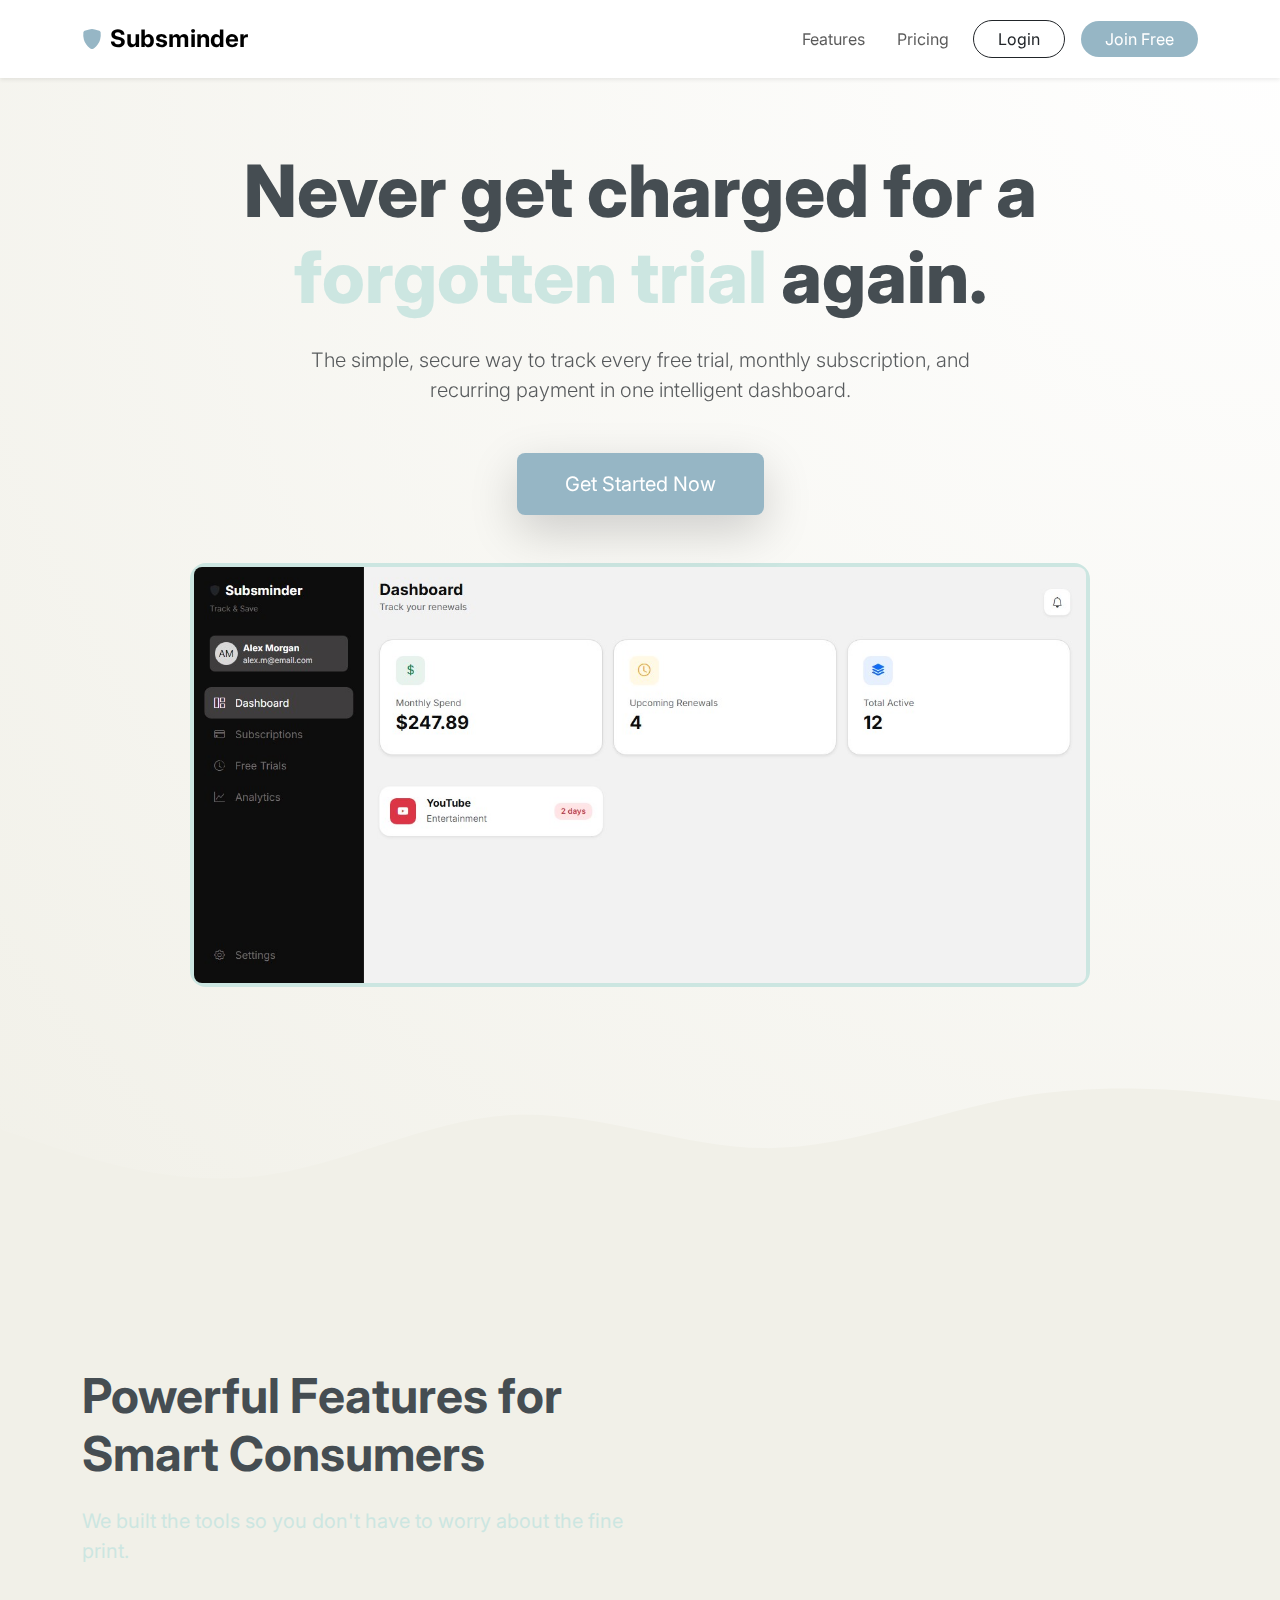
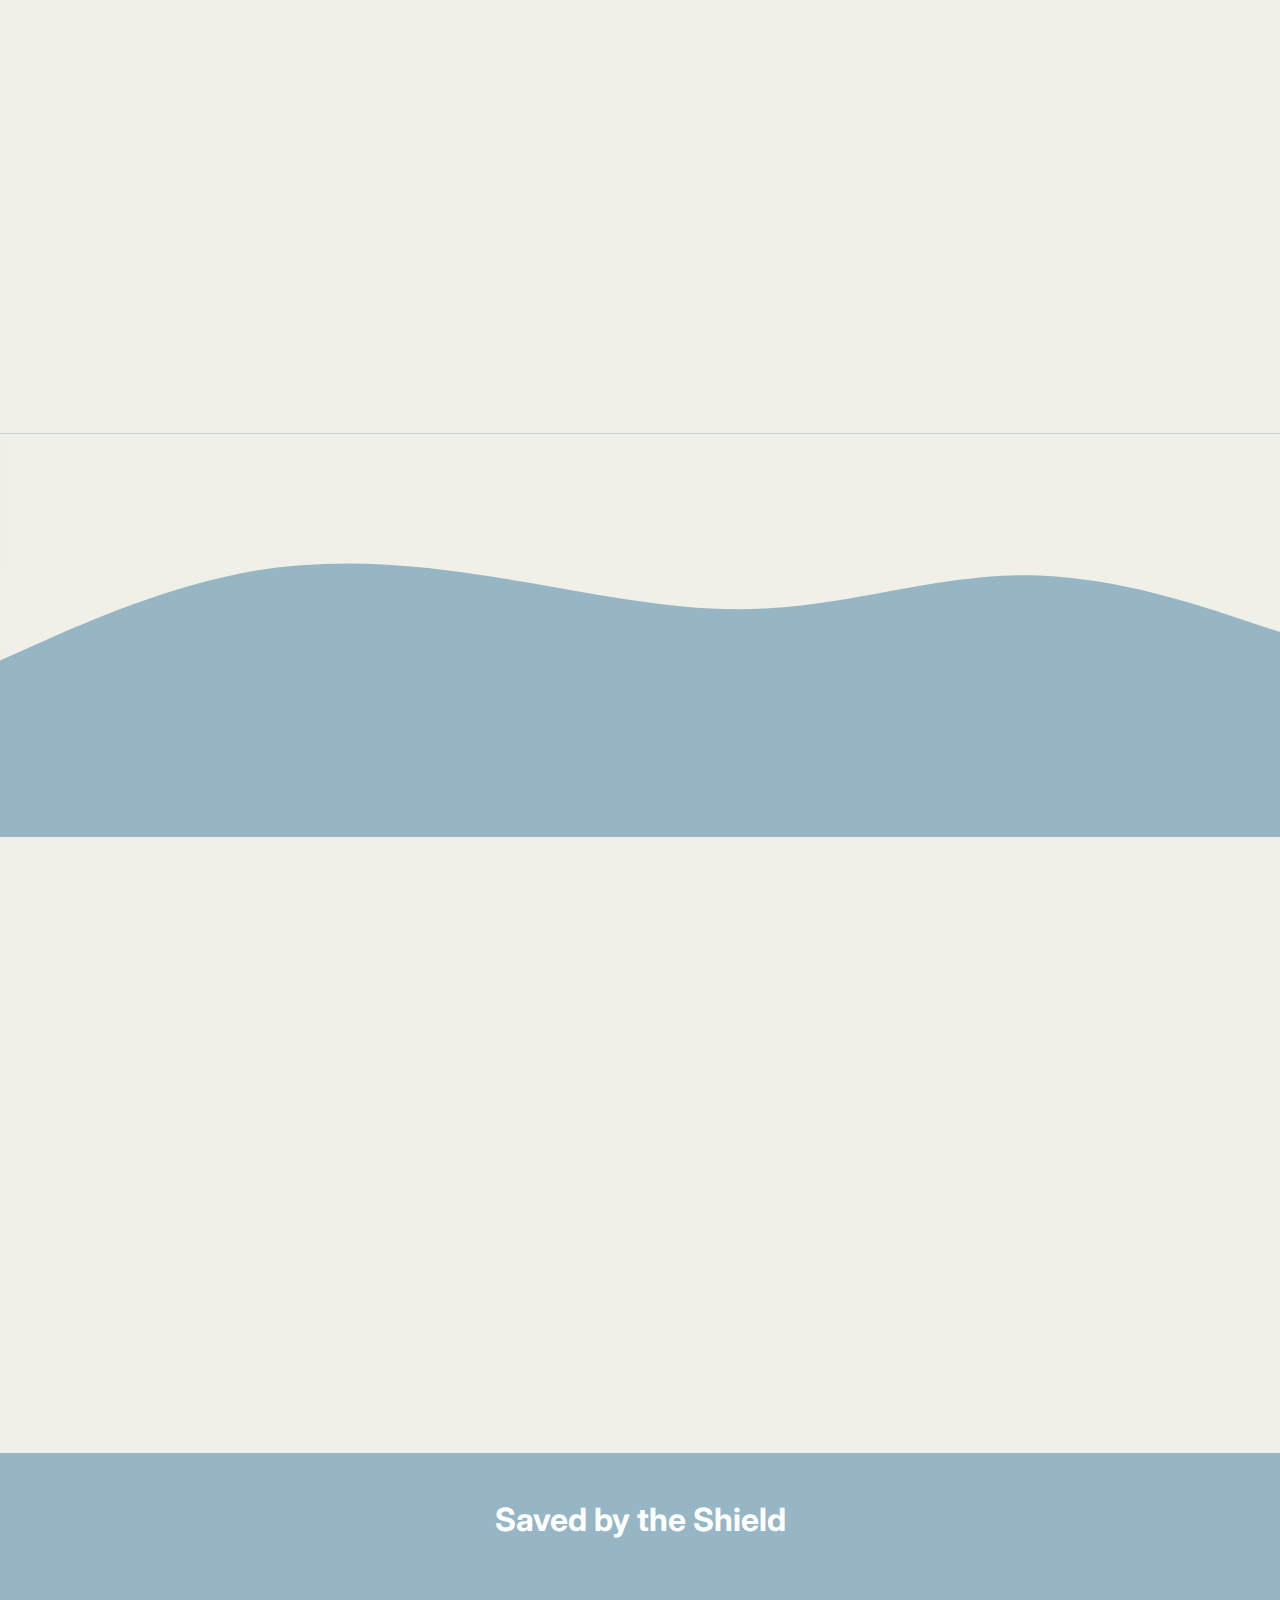
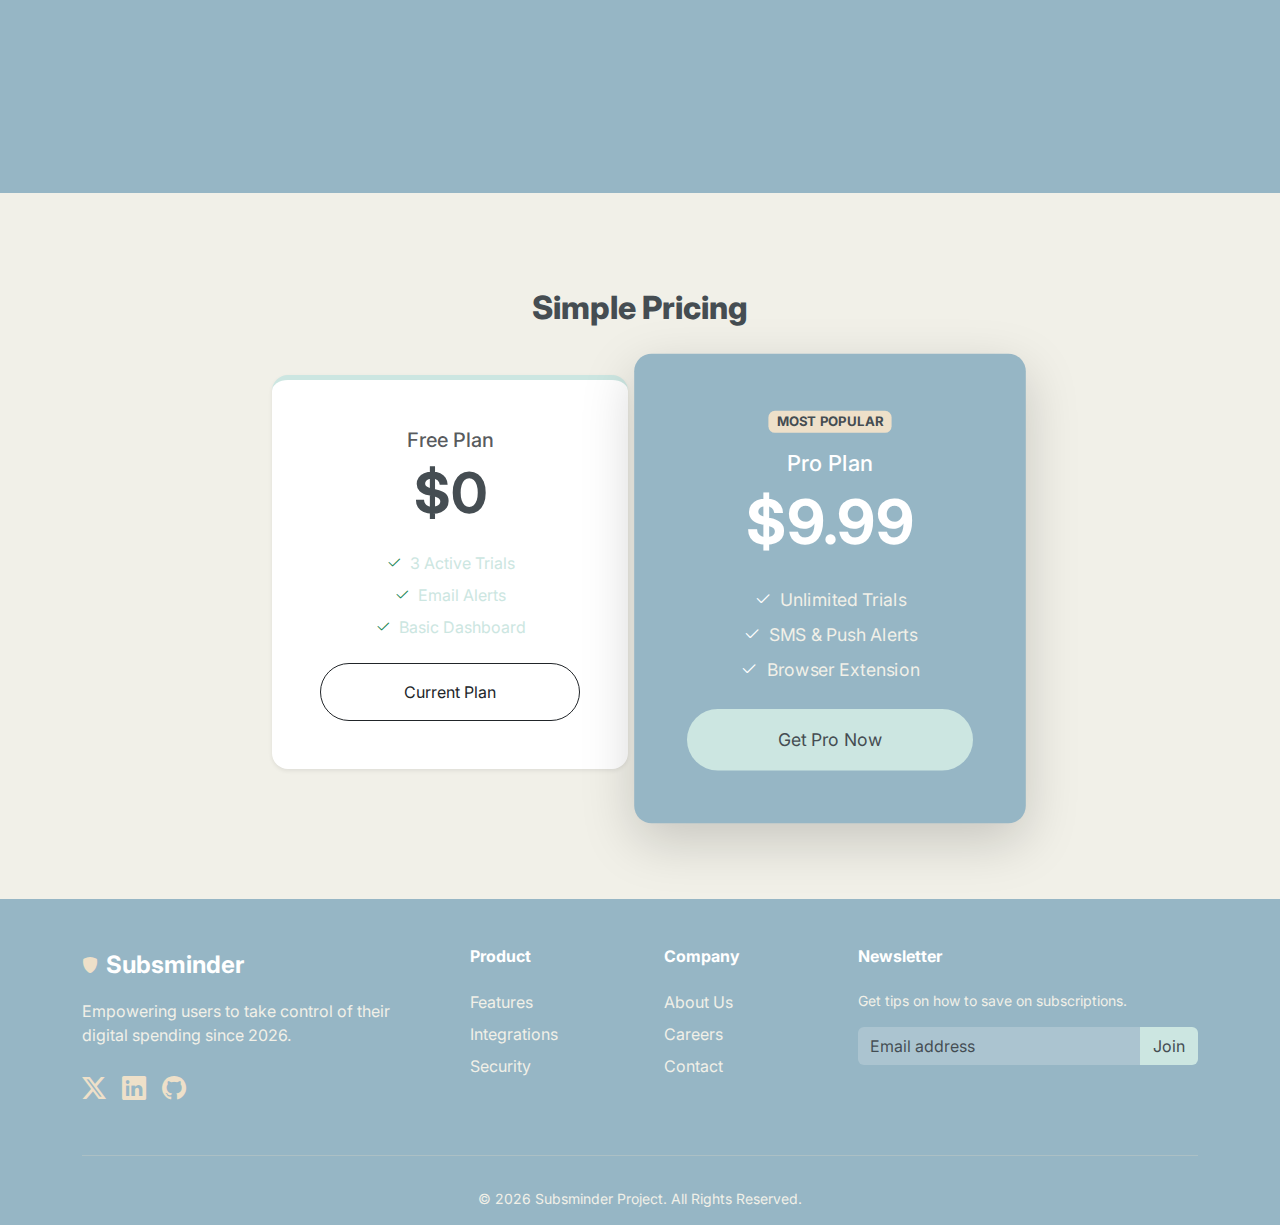
<file: index.html>
<!DOCTYPE html>
<html lang="en">
<head>
    <meta charset="UTF-8">
    <meta name="viewport" content="width=device-width, initial-scale=1.0">
    <title>Subsminder: Secure Your Savings</title>
    <link href="https://cdn.jsdelivr.net/npm/bootstrap@5.3.0/dist/css/bootstrap.min.css" rel="stylesheet">
    <link rel="stylesheet" href="https://cdn.jsdelivr.net/npm/bootstrap-icons@1.11.0/font/bootstrap-icons.css">
    <link href="https://fonts.googleapis.com/css2?family=Inter:wght@400;600;800&display=swap" rel="stylesheet">
    <link href="https://unpkg.com/aos@2.3.1/dist/aos.css" rel="stylesheet">
    <script src="https://unpkg.com/aos@2.3.1/dist/aos.js"></script>
    <link rel="stylesheet" href="style.css">
</head>
<body>

    <nav class="navbar navbar-expand-lg py-3 fixed-top bg-white shadow-sm" >
        <div class="container">
            <a class="navbar-brand d-flex align-items-center" href="#">
                <div class="logo-shield me-2"><i class="bi bi-shield-fill" style="color: #96b6c5;"></i></div>
                <span class="fw-bold fs-4">Subsminder</span>
            </a>
            <button class="navbar-toggler border-0" type="button" data-bs-toggle="collapse" data-bs-target="#navbarNav">
                <span class="text-dark fw-semibold">Menu</span>
            </button>
            <div class="collapse navbar-collapse" id="navbarNav">
                <ul class="navbar-nav ms-auto align-items-center gap-3">
                    <li class="nav-item"><a class="nav-link" href="#features">Features</a></li>
                    <li class="nav-item"><a class="nav-link" href="#pricing">Pricing</a></li>
                    <li class="nav-item"><a href="./signIn/signIn.html" class="btn btn-outline-dark rounded-pill px-4">Login</a></li>
                    <li class="nav-item"><a href="./signUp/signUp.html" class="btn btn-team-primary rounded-pill px-4">Join Free</a></li>
                </ul>
            </div>
        </div>
    </nav>

    <header class="hero-section">
        <div class="container text-center pt-5" data-aos="fade-up">
            <div class="fade-in-up">
                <h1 class="display-2 fw-800 mb-4">Never get charged for a <br><span class="text-secondary" style="color: #cce6e1 !important;">forgotten trial</span> again.</h1>
                <p class="lead text-muted mx-auto mb-5" style="max-width: 700px;">
                    The simple, secure way to track every free trial, monthly subscription, and recurring payment in one intelligent dashboard.
                </p>
                <div class="d-flex justify-content-center gap-3 mb-5">
                    <a href="#"><button class="btn btn-team-primary btn-lg px-5 py-3 shadow-lg">Get Started Now</button></a>
                </div>
            </div>
            <div class="mockup-float mt-4 px-2">
                <div class="dashboard-preview shadow-2xl rounded-4 border border-4">
                    <img src="img/dashboard-preview.jpg" class="img-fluid rounded-3" alt="SubShield Dashboard">
                </div>
            </div>
        </div>
        <div class="wave-container">
            <svg viewBox="0 0 1440 320"><path fill="#f1f0e8" fill-opacity="1" d="M0,160L48,176C96,192,192,224,288,213.3C384,203,480,149,576,144C672,139,768,181,864,181.3C960,181,1056,139,1152,122.7C1248,107,1344,117,1392,122.7L1440,128L1440,320L1392,320C1344,320,1248,320,1152,320C1056,320,960,320,864,320C768,320,672,320,576,320C480,320,384,320,288,320C192,320,96,320,48,320L0,320Z"></path></svg>
        </div>
    </header>

    <section id="features" class="py-5 bg-offwhite-team text-white">
        <div class="container py-5">
            <div class="row align-items-center mb-5">
                <div class="col-lg-6">
                    <h2 class="display-5 fw-bold mb-4" style="color: #454d52;">Powerful Features for <br>Smart Consumers</h2>
                    <p class="text-secondary fs-5">We built the tools so you don't have to worry about the fine print.</p>
                </div>
            </div>
            <div class="row g-4">
                <div class="col-md-4" data-aos="fade-up" data-aos-delay="100">
                    <div class="feature-box p-5 rounded-4 h-100">
                        <i class="bi bi-bell-fill fs-1 text-secondary mb-4 d-block" style="color: #96b6c5 !important;"></i>
                        <h4 style="color: #454d52;">Smart Reminders</h4>
                        <p class="text-secondary">AI-driven alerts sent to your phone 48 hours before any charge hits your account.</p>
                    </div>
                </div>
                <div class="col-md-4" data-aos="fade-up" data-aos-delay="300">
                    <div class="feature-box p-5 rounded-4 h-100">
                        <i class="bi bi-cpu-fill fs-1 text-secondary mb-4 d-block" style="color: #96b6c5 !important;"></i>
                        <h4 style="color: #454d52;">Auto-Detection</h4>
                        <p class="text-secondary">Connect your email to automatically scan and import trial end dates instantly.</p>
                    </div>
                </div>
                <div class="col-md-4" data-aos="fade-up" data-aos-delay="500">
                    <div class="feature-box p-5 rounded-4 h-100">
                        <i class="bi bi-shield-lock-fill fs-1 text-secondary mb-4 d-block" style="color: #96b6c5 !important;"></i>
                        <h4 style="color: #454d52;">Bank-Grade Security</h4>
                        <p class="text-secondary">Your data is encrypted with AES-256. We never sell your personal information.</p>
                    </div>
                </div>
            </div>
        </div>
    </section>

    <section class="bg-black-team text-white position-relative overflow-hidden" style="padding-bottom: 120px;">
    <div class="steps-container container position-absolute start-50 translate-middle-x" style="bottom: 20px; z-index: 10;">
        <div class="row text-center">
            <div class="col-12 col-md-4 mb-4 mb-md-0" data-aos="zoom-in" data-aos-delay="200">
                <div class="step-bubble mx-auto mb-3">1</div>
                <h6 class="fw-bold">Sign Up</h6>
                <p class="extra-small text-secondary" style="color: #f1f0e8 !important;">Create your secure vault</p>
            </div>
            <div class="col-12 col-md-4 mb-4 mb-md-0" data-aos="zoom-in" data-aos-delay="300">
                <div class="step-bubble mx-auto mb-3">2</div>
                <h6 class="fw-bold">Add Trials</h6>
                <p class="extra-small text-secondary" style="color: #f1f0e8 !important;">Input service & end date</p>
            </div>
            <div class="col-12 col-md-4" data-aos="zoom-in" data-aos-delay="400">
                <div class="step-bubble mx-auto mb-3">3</div>
                <h6 class="fw-bold">Relax</h6>
                <p class="extra-small text-secondary" style="color: #f1f0e8 !important;">We'll alert you to cancel</p>
            </div>
        </div>
    </div>

    <div class="wave-container-bottom" style="margin-bottom: -1px;">
        <svg viewBox="0 0 1440 320">
            <path fill="#f1f0e8" fill-opacity="1" d="M0,96L48,112C96,128,192,160,288,160C384,160,480,128,576,122.7C672,117,768,139,864,154.7C960,171,1056,181,1152,165.3C1248,149,1344,107,1392,85.3L1440,64L1440,320L1392,320C1344,320,1248,320,1152,320C1056,320,960,320,864,320C768,320,672,320,576,320C480,320,384,320,288,320C192,320,96,320,48,320L0,320Z"></path>
        </svg>
    </div>
</section>

<section class="py-100 bg-offwhite-team">
    <div class="container">
        <div class="row align-items-center g-5">
            <div class="col-lg-5" data-aos="fade-right">
                <h2 class="display-5 fw-800 mb-4" style="color: #454d52;">How much are you <span class="text-primary-custom">leaking?</span></h2>
                <p class="lead text-muted">The average consumer spends $219/month on subscriptions. Many are forgotten trials that converted to annual plans.</p>
                <div class="calculator-card p-4 rounded-4 bg-white shadow-sm mt-4 border-start border-primary-custom border-5">
                    <h5 style="color: #454d52;">Potential Savings</h5>
                    <p class="small text-secondary">Based on 3 forgotten trials/year</p>
                    <h2 class="text-primary-custom fw-bold" id="savings-amount">$480.00 / year</h2>
                </div>
            </div>
            <div class="col-lg-7" data-aos="fade-left">
                <div class="p-5 rounded-5" style="background-color: #cce6e1;">
                    <h4 class="mb-4" style="color: #454d52;">Common "Trial Traps" we track:</h4>
                    <div class="d-flex flex-wrap gap-2">
                        <span class="badge bg-white text-dark p-3 rounded-pill shadow-sm">🎬 Streaming Services</span>
                        <span class="badge bg-white text-dark p-3 rounded-pill shadow-sm">🎨 Design Tools</span>
                        <span class="badge bg-white text-dark p-3 rounded-pill shadow-sm">💪 Fitness Apps</span>
                        <span class="badge bg-white text-dark p-3 rounded-pill shadow-sm">🎮 Gaming Passes</span>
                        <span class="badge bg-white text-dark p-3 rounded-pill shadow-sm">📦 Delivery Perks</span>
                        <span class="badge bg-white text-dark p-3 rounded-pill shadow-sm">📰 News Subscriptions</span>
                    </div>
                </div>
            </div>
        </div>
    </div>
</section>

<section class="bg-black-team text-white overflow-hidden">
    <div class="container py-5">
        <h2 class="text-center mb-5 fw-bold">Saved by the Shield</h2>
        <div class="row g-4">
            <div class="col-md-4" data-aos="fade-up">
                <div class="testimonial-card p-4 rounded-4 border border-secondary" style="border-color: #eee0c9 !important;">
                    <p class="fst-italic" style="color: #f1f0e8;">"Subsminder caught an Adobe trial I forgot to cancel. Saved me $600 on an annual commitment I didn't want!"</p>
                    <h6 class="mb-0" style="color: #eee0c9;">— Sarah J., Freelancer</h6>
                </div>
            </div>
            <div class="col-md-4" data-aos="fade-up" data-aos-delay="200">
                <div class="testimonial-card p-4 rounded-4 border border-secondary" style="border-color: #eee0c9 !important;">
                    <p class="fst-italic" style="color: #f1f0e8;">"The dashboard is so clean. I finally feel like I have a bird's eye view of where my money is going every month."</p>
                    <h6 class="mb-0" style="color: #eee0c9;">— Mark T., Student</h6>
                </div>
            </div>
            <div class="col-md-4" data-aos="fade-up" data-aos-delay="400">
                <div class="testimonial-card p-4 rounded-4 border border-secondary" style="border-color: #eee0c9 !important;">
                    <p class="fst-italic" style="color: #f1f0e8;">"I use the free plan for my big streaming trials. It's the only notification I never swipe away."</p>
                    <h6 class="mb-0" style="color: #eee0c9;">— Elena R., Parent</h6>
                </div>
            </div>
        </div>
    </div>
</section>

    <section id="pricing" class="py-5 bg-offwhite-team">
        <div class="container py-5 text-center">
            <h2 class="fw-800 mb-5" style="color: #454d52;">Simple Pricing</h2>
            <div class="row g-4 justify-content-center">
                <div class="col-md-4">
                    <div class="pricing-card p-5 bg-white shadow-sm rounded-4 border-top border-5" style="border-top-color: #cce6e1 !important;">
                        <h5 class="text-muted">Free Plan</h5>
                        <h2 class="display-4 fw-bold" style="color: #454d52;">$0</h2>
                        <ul class="list-unstyled my-4 text-secondary">
                            <li class="mb-2"><i class="bi bi-check2 text-success me-2"></i>3 Active Trials</li>
                            <li class="mb-2"><i class="bi bi-check2 text-success me-2"></i>Email Alerts</li>
                            <li class="mb-2"><i class="bi bi-check2 text-success me-2"></i>Basic Dashboard</li>
                        </ul>
                        <button class="btn btn-outline-dark w-100 py-3 rounded-pill">Current Plan</button>
                    </div>
                </div>
                <div class="col-md-4">
                    <div class="pricing-card p-5 bg-black-team text-white shadow-lg rounded-4 scale-up">
                        <span class="badge mb-3" style="background-color: #eee0c9; color: #454d52;">MOST POPULAR</span>
                        <h5>Pro Plan</h5>
                        <h2 class="display-4 fw-bold">$9.99</h2>
                        <ul class="list-unstyled my-4">
                            <li class="mb-2" style="color: #f1f0e8;"><i class="bi bi-check2 text-white me-2"></i>Unlimited Trials</li>
                            <li class="mb-2" style="color: #f1f0e8;"><i class="bi bi-check2 text-white me-2"></i>SMS & Push Alerts</li>
                            <li class="mb-2" style="color: #f1f0e8;"><i class="bi bi-check2 text-white me-2"></i>Browser Extension</li>
                        </ul>
                        <button class="btn w-100 py-3 rounded-pill" style="background-color: #cce6e1; color: #454d52; border: none;">Get Pro Now</button>
                    </div>
                </div>
            </div>
        </div>
    </section>

    <footer class="bg-black-team text-white pt-5 pb-3">
        <div class="container">
            <div class="row g-5 mb-5">
                <div class="col-lg-4">
                    <div class="d-flex align-items-center mb-3">
                        <div class="logo-shield me-2"><i class="bi bi-shield-fill" style="color: #eee0c9;"></i></div>
                        <span class="fw-bold fs-4">Subsminder</span>
                    </div>
                    <p style="color: #f1f0e8;">Empowering users to take control of their digital spending since 2026.</p>
                    <div class="d-flex gap-3 fs-4 mt-4">
                        <a href="#" style="color: #eee0c9;"><i class="bi bi-twitter-x"></i></a>
                        <a href="#" style="color: #eee0c9;"><i class="bi bi-linkedin"></i></a>
                        <a href="#" style="color: #eee0c9;"><i class="bi bi-github"></i></a>
                    </div>
                </div>
                <div class="col-6 col-lg-2">
                    <h6 class="fw-bold mb-4">Product</h6>
                    <ul class="list-unstyled">
                        <li class="mb-2"><a href="#" style="color: #f1f0e8; text-decoration: none;">Features</a></li>
                        <li class="mb-2"><a href="#" style="color: #f1f0e8; text-decoration: none;">Integrations</a></li>
                        <li class="mb-2"><a href="#" style="color: #f1f0e8; text-decoration: none;">Security</a></li>
                    </ul>
                </div>
                <div class="col-6 col-lg-2">
                    <h6 class="fw-bold mb-4">Company</h6>
                    <ul class="list-unstyled">
                        <li class="mb-2"><a href="#" style="color: #f1f0e8; text-decoration: none;">About Us</a></li>
                        <li class="mb-2"><a href="#" style="color: #f1f0e8; text-decoration: none;">Careers</a></li>
                        <li class="mb-2"><a href="#" style="color: #f1f0e8; text-decoration: none;">Contact</a></li>
                    </ul>
                </div>
                <div class="col-lg-4">
                    <h6 class="fw-bold mb-4">Newsletter</h6>
                    <p class="small" style="color: #f1f0e8;">Get tips on how to save on subscriptions.</p>
                    <div class="input-group">
                        <input type="text" class="form-control border-0" style="background-color: rgba(255,255,255,0.2); color: white;" placeholder="Email address">
                        <button class="btn" style="background-color: #cce6e1; color: #454d52;">Join</button>
                    </div>
                </div>
            </div>
            <hr style="border-color: #eee0c9;">
            <div class="text-center small pt-3" style="color: #f1f0e8;">
                &copy; 2026 Subsminder Project. All Rights Reserved.
            </div>
        </div>
    </footer>

    <script src="https://cdn.jsdelivr.net/npm/bootstrap@5.3.0/dist/js/bootstrap.bundle.min.js"></script>
    <script>
        AOS.init({
        duration: 1000, 
        once: false,
        mirror: true,
        });
    </script>
</body>
</html>
</file>
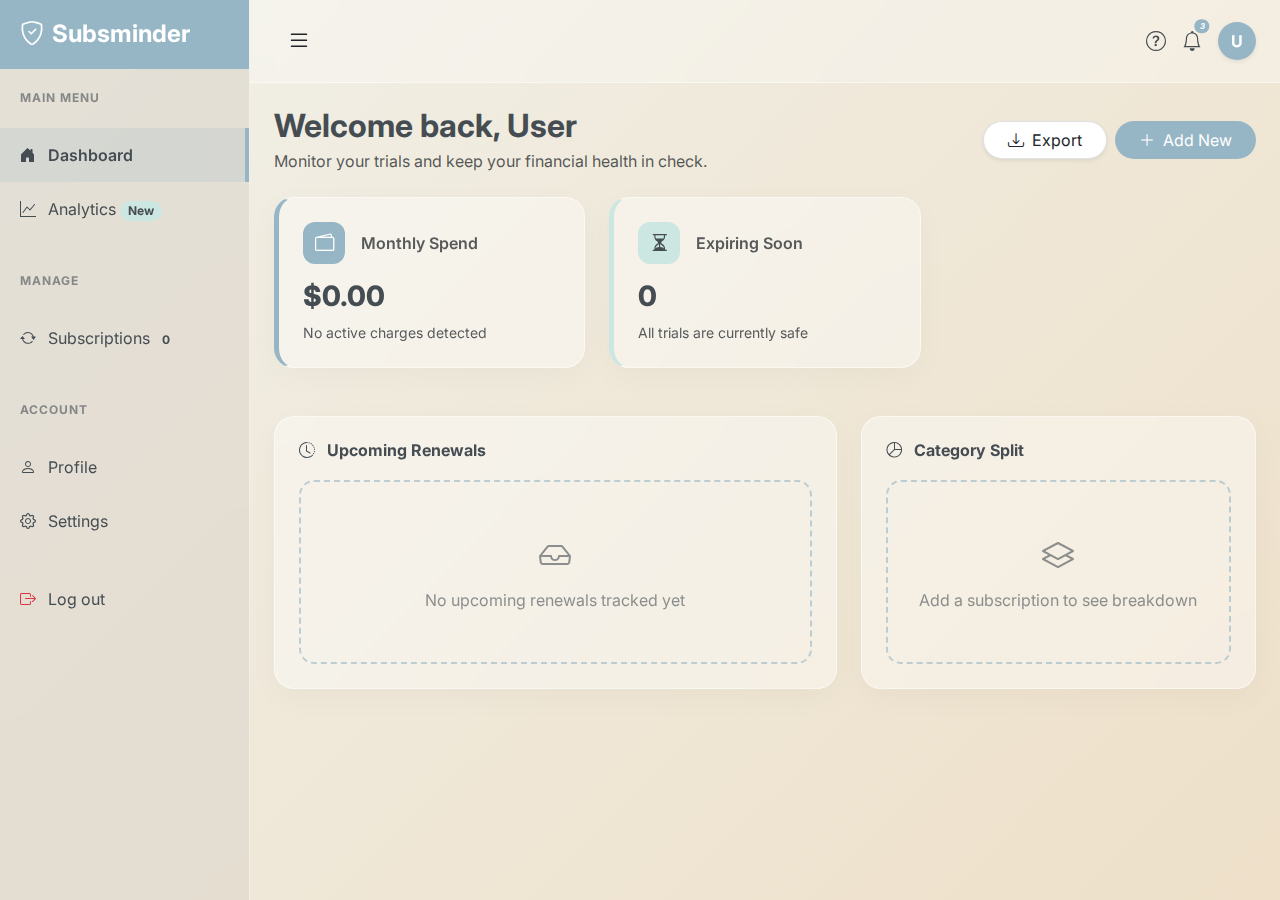
<file: dashboard/dashboard.html>
<!DOCTYPE html>
<html lang="en">
<head>
    <meta charset="UTF-8">
    <meta name="viewport" content="width=device-width, initial-scale=1.0">
    <title>Subsminder | Dashboard</title>
    <link href="https://cdn.jsdelivr.net/npm/bootstrap@5.3.0/dist/css/bootstrap.min.css" rel="stylesheet">
    <link href="https://fonts.googleapis.com/css2?family=Inter:wght@400;600;800&display=swap" rel="stylesheet">
    <link rel="stylesheet" href="https://cdn.jsdelivr.net/npm/bootstrap-icons@1.11.0/font/bootstrap-icons.css">
    <link rel="stylesheet" href="dashboard.css">
</head>
<body>

    <div class="wrapper">
    <nav id="sidebar">
        <div class="sidebar-header">
            <h4 class="fw-bold mb-0"><i class="bi bi-shield-check me-2"></i>Subsminder</h4>
        </div>

        <div class="menu-section">
            <p class="menu-label">MAIN MENU</p>
            <ul class="list-unstyled">
                <li class="active">
                    <a href="#"><i class="bi bi-house-door-fill me-2"></i> Dashboard</a>
                </li>
                <li>
                    <a href="#"><i class="bi bi-graph-up me-2"></i> Analytics 
                    <span class="badge rounded-pill ms-auto" style="background-color: var(--mint); color: #454d52;">New</span></a>
                </li>
            </ul>
        </div>

        <div class="menu-section">
            <p class="menu-label">MANAGE</p>
            <ul class="list-unstyled">
                <li>
                    <a href="subscription.html"><i class="bi bi-arrow-repeat me-2"></i> Subscriptions 
                    <span class="badge rounded-circle ms-auto" style="background-color: var(--off-white); color: #454d52;">0</span></a>
                </li>
            </ul>
        </div>

        <div class="menu-section">
            <p class="menu-label">ACCOUNT</p>
            <ul class="list-unstyled">
                <li><a href="#"><i class="bi bi-person me-2"></i> Profile</a></li>
                <li><a href="#"><i class="bi bi-gear me-2"></i> Settings</a></li>
                <li><a href="#" class="mt-4"><i class="bi bi-box-arrow-right me-2 text-danger"></i> Log out</a></li>
            </ul>
        </div>
    </nav>

    <div id="content">
        <nav class="navbar px-4 py-3 justify-content-between">
            <button type="button" id="sidebarCollapse" class="btn">
                <i class="bi bi-list fs-4"></i>
            </button>
            <div class="ms-auto d-flex align-items-center">
                <i class="bi bi-question-circle me-3 fs-5"></i>
                <i class="bi bi-bell me-3 position-relative fs-5">
                    <span class="position-absolute top-0 start-100 translate-middle badge rounded-pill" style="font-size: 0.5rem; background-color: var(--accent);">3</span>
                </i>
                <div class="avatar-circle shadow-sm">U</div>
            </div>
        </nav>

        <div class="container-fluid p-4">
            <div class="d-flex flex-column flex-md-row justify-content-between align-items-md-center mb-4 gap-3">
                <div>
                    <h2 class="fw-bold mb-1">Welcome back, User</h2>
                    <p class="text-muted mb-0">Monitor your trials and keep your financial health in check.</p>
                </div>
                <div class="d-flex gap-2">
                    <button class="btn btn-white shadow-sm border rounded-pill px-4" style="background: white;"><i class="bi bi-download me-2"></i>Export</button>
                    <button class="btn btn-primary rounded-pill px-4" style="background-color: var(--accent); border: none;"><i class="bi bi-plus-lg me-2"></i>Add New</button>
                </div>
            </div>

            <div class="row g-4">
                <div class="col-md-4">
                    <div class="stat-card p-4 h-100">
                        <div class="d-flex align-items-center mb-3">
                            <div class="icon-box me-3"><i class="bi bi-wallet2"></i></div>
                            <span class="text-muted fw-semibold">Monthly Spend</span>
                        </div>
                        <h3>$0.00</h3>
                        <p class="small text-muted mb-0">No active charges detected</p>
                    </div>
                </div>
                <div class="col-md-4">
                    <div class="stat-card p-4 h-100" style="border-left-color: var(--mint);">
                        <div class="d-flex align-items-center mb-3">
                            <div class="icon-box me-3" style="background-color: var(--mint); color: #454d52;"><i class="bi bi-hourglass-split"></i></div>
                            <span class="text-muted fw-semibold">Expiring Soon</span>
                        </div>
                        <h3>0</h3>
                        <p class="small text-muted mb-0">All trials are currently safe</p>
                    </div>
                </div>
            </div>

            <div class="row mt-4 g-4">
                <div class="col-md-7">
                    <div class="data-box p-4 h-100">
                        <h6 class="fw-bold mb-3"><i class="bi bi-clock-history me-2 text-primary-custom"></i> Upcoming Renewals</h6>
                        <div class="empty-state">
                            <i class="bi bi-inbox fs-2 d-block mb-2"></i>
                            No upcoming renewals tracked yet
                        </div>
                    </div>
                </div>
                <div class="col-md-5">
                    <div class="data-box p-4 h-100">
                        <h6 class="fw-bold mb-3"><i class="bi bi-pie-chart me-2 text-primary-custom"></i> Category Split</h6>
                        <div class="empty-state">
                            <i class="bi bi-layers fs-2 d-block mb-2"></i>
                            Add a subscription to see breakdown
                        </div>
                    </div>
                </div>
            </div>
        </div>
    </div>
</div>

    <script src="https://cdn.jsdelivr.net/npm/bootstrap@5.3.0/dist/js/bootstrap.bundle.min.js"></script>
    <script>
        document.addEventListener("DOMContentLoaded", function () {
            const sidebar = document.getElementById('sidebar');
            const toggleBtn = document.getElementById('sidebarCollapse');

            toggleBtn.addEventListener('click', function () {
                sidebar.classList.toggle('active');
            });
        });
    </script>
</body>
</html>
</file>
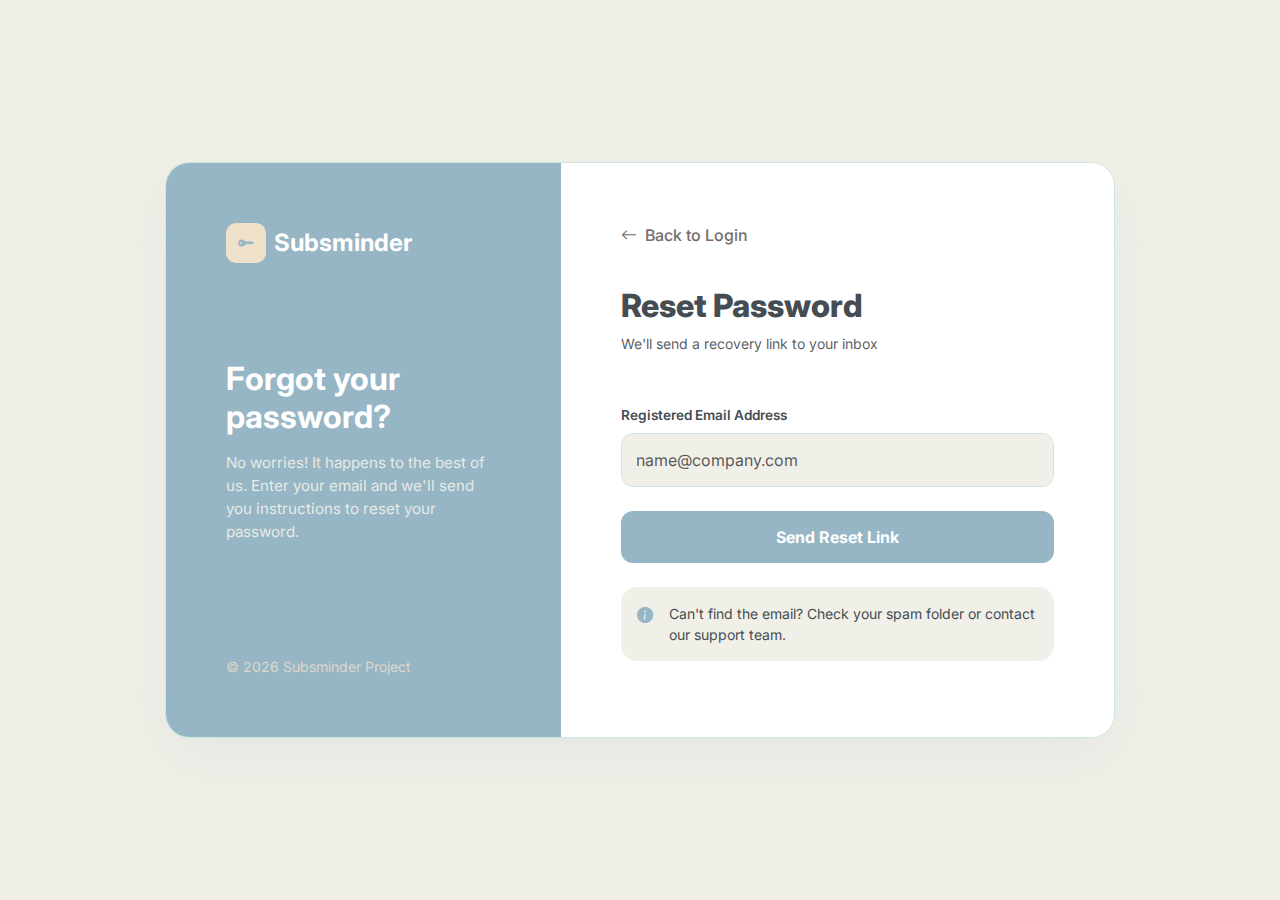
<file: signIn/forgot.html>
<!DOCTYPE html>
<html lang="en">
<head>
    <meta charset="UTF-8">
    <meta name="viewport" content="width=device-width, initial-scale=1.0">
    <title>Reset Password: Subsminder</title>
    <link href="https://cdn.jsdelivr.net/npm/bootstrap@5.3.0/dist/css/bootstrap.min.css" rel="stylesheet">
    <link rel="stylesheet" href="https://cdn.jsdelivr.net/npm/bootstrap-icons@1.11.0/font/bootstrap-icons.css">
    <link href="https://fonts.googleapis.com/css2?family=Inter:wght@400;500;600;700&display=swap" rel="stylesheet">
    <style>
        :root {
            --p-black: #96b6c5;
            --l-gray: #cce6e1;
            --m-gray: #736E6E;
            --off-white: #f1f0e8;
            --charcoal: #454d52;
            --accent: #eee0c9;
        }

        body {
            font-family: 'Inter', sans-serif;
            background-color: var(--off-white);
            height: 100vh;
            display: flex;
            align-items: center;
            justify-content: center;
            margin: 0;
        }

        .recovery-card {
            background: white;
            border-radius: 24px;
            overflow: hidden;
            box-shadow: 0 20px 60px rgba(150, 182, 197, 0.15);
            width: 100%;
            max-width: 950px;
            border: 1px solid var(--l-gray);
        }

        .brand-panel {
            background-color: var(--p-black);
            color: white;
            padding: 60px;
            display: flex;
            flex-direction: column;
            justify-content: space-between;
        }

        .logo-box {
            width: 40px;
            height: 40px;
            background: var(--accent);
            color: var(--p-black);
            display: flex;
            align-items: center;
            justify-content: center;
            border-radius: 10px;
        }

        .form-panel {
            padding: 60px;
            background: white;
        }

        .recovery-title {
            font-weight: 800;
            color: var(--charcoal);
            margin-bottom: 8px;
        }

        .form-label {
            font-size: 0.85rem;
            font-weight: 600;
            color: var(--charcoal);
            margin-bottom: 8px;
        }

        .form-control {
            background-color: var(--off-white);
            border: 1px solid var(--l-gray);
            border-radius: 12px;
            padding: 14px;
            transition: 0.3s;
        }

        .form-control:focus {
            background-color: white;
            border-color: var(--p-black);
            box-shadow: 0 0 0 4px rgba(150, 182, 197, 0.1);
        }

        .btn-primary-team {
            background-color: var(--p-black);
            color: white;
            border: none;
            border-radius: 12px;
            padding: 14px;
            font-weight: 700;
            width: 100%;
            transition: 0.3s;
        }

        .btn-primary-team:hover {
            background-color: #7fa1b0;
            transform: translateY(-2px);
            color: white;
        }

        .back-link {
            color: var(--m-gray);
            text-decoration: none;
            font-weight: 500;
            display: inline-flex;
            align-items: center;
            gap: 8px;
            transition: 0.2s;
        }

        .back-link:hover {
            color: var(--p-black);
        }

        @media (max-width: 768px) {
            .brand-panel { display: none; }
            .form-panel { padding: 40px 24px; }
            .recovery-card { border: none; box-shadow: none; background: transparent; }
        }
    </style>
</head>
<body>

    <div class="container d-flex justify-content-center px-3">
        <div class="recovery-card row g-0">
            
            <div class="col-md-5 brand-panel">
                <div class="brand-logo d-flex align-items-center gap-2">
                    <div class="logo-box">
                        <i class="bi bi-key-fill"></i>
                    </div>
                    <span class="fs-4 fw-bold">Subsminder</span>
                </div>
                
                <div class="brand-message">
                    <h2 class="fw-bold mb-3">Forgot your <br>password?</h2>
                    <p style="color: var(--off-white); font-size: 0.95rem; opacity: 0.9;">
                        No worries! It happens to the best of us. Enter your email and we'll send you instructions to reset your password.
                    </p>
                </div>

                <div class="brand-footer small" style="color: var(--accent); opacity: 0.8;">
                    &copy; 2026 Subsminder Project
                </div>
            </div>

            <div class="col-md-7 form-panel">
                <div class="mb-5">
                    <a href="./signIn.html" class="back-link mb-4">
                        <i class="bi bi-arrow-left"></i> Back to Login
                    </a>
                    <h2 class="recovery-title mt-3">Reset Password</h2>
                    <p class="text-muted small">We'll send a recovery link to your inbox</p>
                </div>

                <form>
                    <div class="mb-4">
                        <label class="form-label">Registered Email Address</label>
                        <input type="email" class="form-control" placeholder="name@company.com" required>
                    </div>

                    <button type="submit" class="btn btn-primary-team mb-4">Send Reset Link</button>
                </form>

                <div class="alert p-3 rounded-4 border-0" style="background-color: var(--off-white);">
                    <div class="d-flex gap-3">
                        <i class="bi bi-info-circle-fill" style="color: var(--p-black);"></i>
                        <p class="small mb-0" style="color: var(--charcoal);">
                            Can't find the email? Check your spam folder or contact our support team.
                        </p>
                    </div>
                </div>
            </div>

        </div>
    </div>

</body>
</html>
</file>
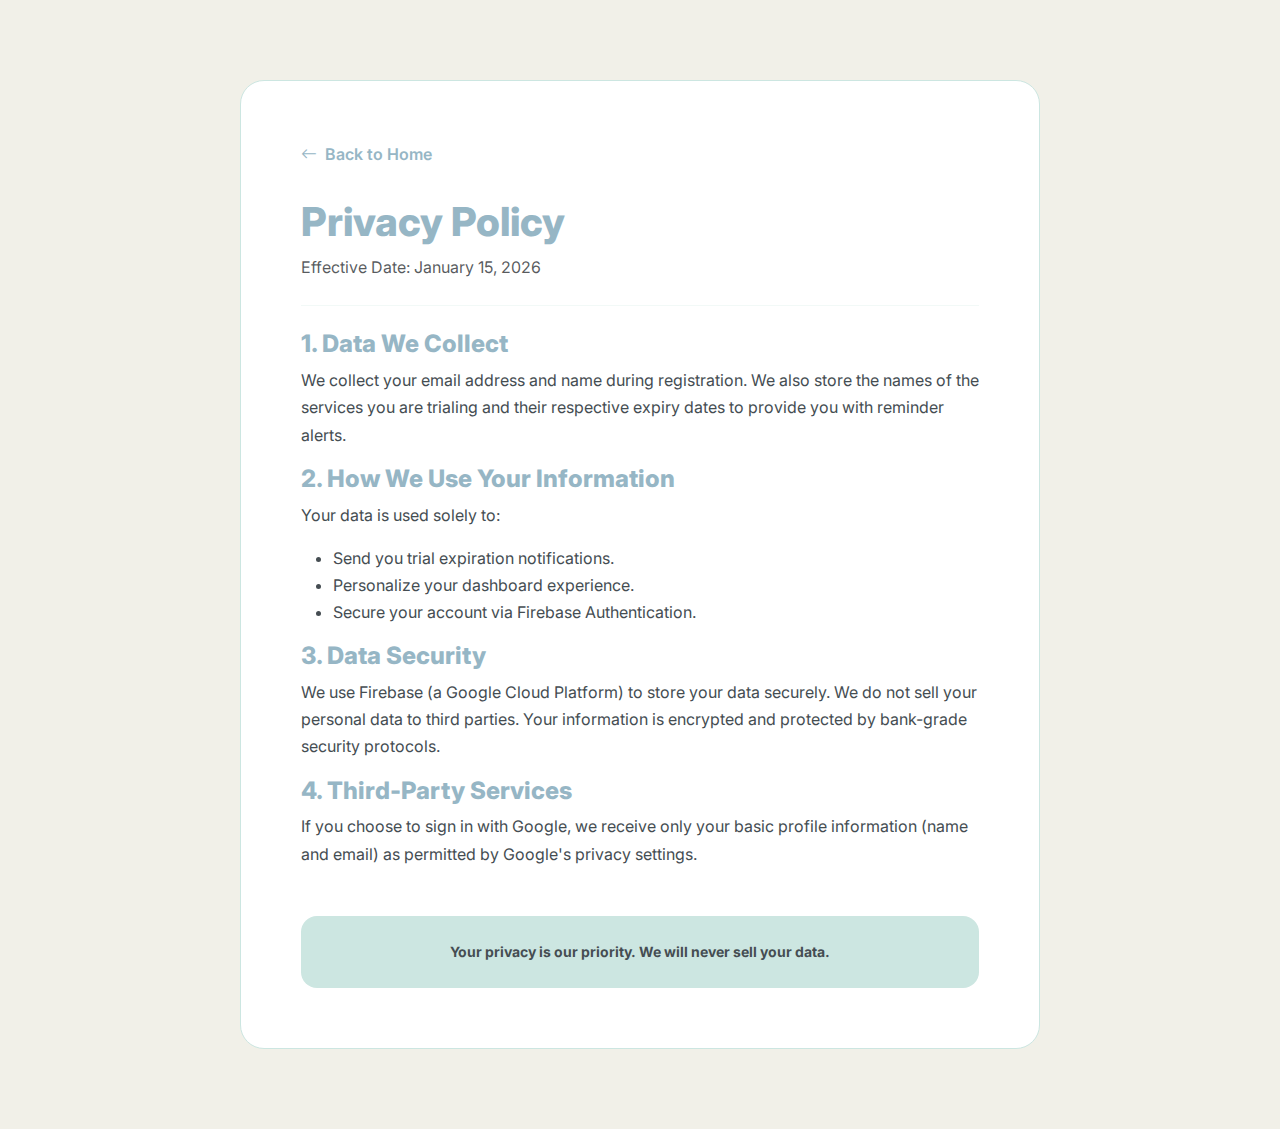
<file: signUp/privacy.html>
<!DOCTYPE html>
<html lang="en">
<head>
    <meta charset="UTF-8">
    <meta name="viewport" content="width=device-width, initial-scale=1.0">
    <title>Privacy Policy | Subsminder</title>
    <link href="https://cdn.jsdelivr.net/npm/bootstrap@5.3.0/dist/css/bootstrap.min.css" rel="stylesheet">
    <link rel="stylesheet" href="https://cdn.jsdelivr.net/npm/bootstrap-icons@1.11.0/font/bootstrap-icons.css">
    <link href="https://fonts.googleapis.com/css2?family=Inter:wght@400;600;800&display=swap" rel="stylesheet">
    <style>
        :root {
            --p-blue: #96b6c5;
            --mint: #cce6e1;
            --off-white: #f1f0e8;
            --text-dark: #454d52;
        }

        body {
            font-family: 'Inter', sans-serif;
            background-color: var(--off-white);
            color: var(--text-dark);
            line-height: 1.7;
        }

        .legal-container {
            max-width: 800px;
            background: white;
            padding: 60px;
            margin: 80px auto;
            border-radius: 24px;
            border: 1px solid var(--mint);
        }

        h1, h4 { color: var(--p-blue); font-weight: 800; }
        .back-link { color: var(--p-blue); text-decoration: none; font-weight: 600; margin-bottom: 30px; display: inline-flex; align-items: center; gap: 8px; }

        @media (max-width: 768px) {
            .legal-container { padding: 30px 20px; margin: 20px; }
        }
    </style>
</head>
<body>

    <div class="container">
        <div class="legal-container">
            <a href="signUp.html" class="back-link"><i class="bi bi-arrow-left"></i> Back to Home</a>
            <h1>Privacy Policy</h1>
            <p class="text-muted">Effective Date: January 15, 2026</p>
            <hr class="my-4" style="border-color: var(--mint);">

            <h4>1. Data We Collect</h4>
            <p>We collect your email address and name during registration. We also store the names of the services you are trialing and their respective expiry dates to provide you with reminder alerts.</p>

            <h4>2. How We Use Your Information</h4>
            <p>Your data is used solely to:
                <ul>
                    <li>Send you trial expiration notifications.</li>
                    <li>Personalize your dashboard experience.</li>
                    <li>Secure your account via Firebase Authentication.</li>
                </ul>
            </p>

            <h4>3. Data Security</h4>
            <p>We use Firebase (a Google Cloud Platform) to store your data securely. We do not sell your personal data to third parties. Your information is encrypted and protected by bank-grade security protocols.</p>

            <h4>4. Third-Party Services</h4>
            <p>If you choose to sign in with Google, we receive only your basic profile information (name and email) as permitted by Google's privacy settings.</p>

            <div class="mt-5 p-4 rounded-4" style="background-color: var(--mint); color: var(--text-dark);">
                <p class="mb-0 small text-center fw-bold">Your privacy is our priority. We will never sell your data.</p>
            </div>
        </div>
    </div>

</body>
</html>
</file>
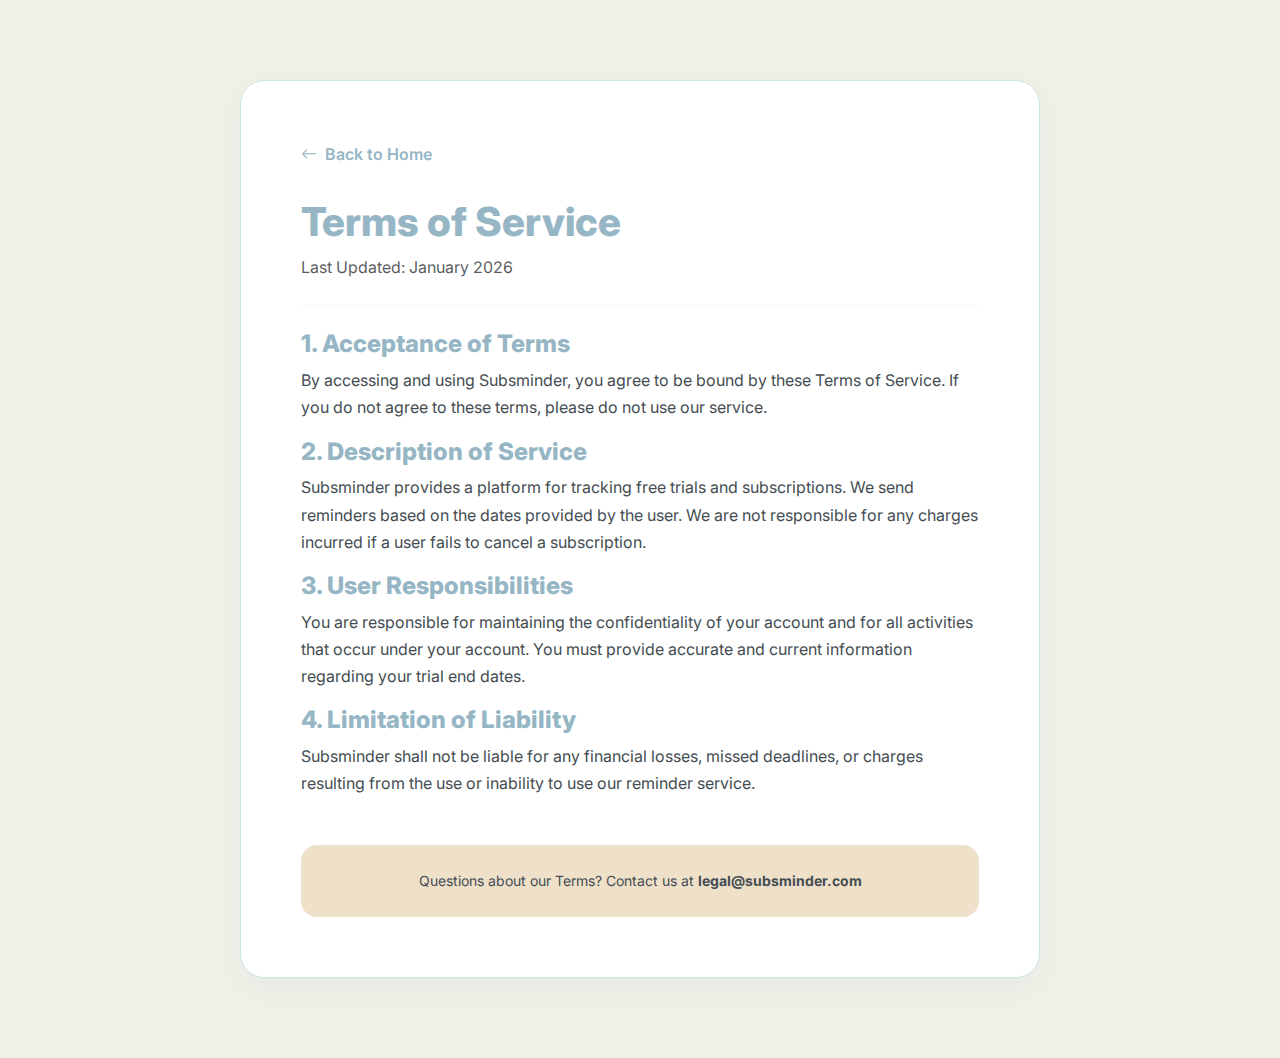
<file: signUp/terms.html>
<!DOCTYPE html>
<html lang="en">
<head>
    <meta charset="UTF-8">
    <meta name="viewport" content="width=device-width, initial-scale=1.0">
    <title>Terms of Service | Subsminder</title>
    <link href="https://cdn.jsdelivr.net/npm/bootstrap@5.3.0/dist/css/bootstrap.min.css" rel="stylesheet">
    <link rel="stylesheet" href="https://cdn.jsdelivr.net/npm/bootstrap-icons@1.11.0/font/bootstrap-icons.css">
    <link href="https://fonts.googleapis.com/css2?family=Inter:wght@400;600;800&display=swap" rel="stylesheet">
    <style>
        :root {
            --p-blue: #96b6c5;
            --mint: #cce6e1;
            --sand: #eee0c9;
            --off-white: #f1f0e8;
            --text-dark: #454d52;
        }

        body {
            font-family: 'Inter', sans-serif;
            background-color: var(--off-white);
            color: var(--text-dark);
            line-height: 1.7;
        }

        .legal-container {
            max-width: 800px;
            background: white;
            padding: 60px;
            margin: 80px auto;
            border-radius: 24px;
            border: 1px solid var(--mint);
            box-shadow: 0 10px 30px rgba(150, 182, 197, 0.1);
        }

        h1, h4 { color: var(--p-blue); font-weight: 800; }
        
        .back-link {
            color: var(--p-blue);
            text-decoration: none;
            font-weight: 600;
            display: inline-flex;
            align-items: center;
            gap: 8px;
            margin-bottom: 30px;
        }

        @media (max-width: 768px) {
            .legal-container { padding: 30px 20px; margin: 20px; }
        }
    </style>
</head>
<body>

    <div class="container">
        <div class="legal-container">
            <a href="signUp.html" class="back-link"><i class="bi bi-arrow-left"></i> Back to Home</a>
            <h1>Terms of Service</h1>
            <p class="text-muted">Last Updated: January 2026</p>
            <hr class="my-4" style="border-color: var(--mint);">

            <h4>1. Acceptance of Terms</h4>
            <p>By accessing and using Subsminder, you agree to be bound by these Terms of Service. If you do not agree to these terms, please do not use our service.</p>

            <h4>2. Description of Service</h4>
            <p>Subsminder provides a platform for tracking free trials and subscriptions. We send reminders based on the dates provided by the user. We are not responsible for any charges incurred if a user fails to cancel a subscription.</p>

            <h4>3. User Responsibilities</h4>
            <p>You are responsible for maintaining the confidentiality of your account and for all activities that occur under your account. You must provide accurate and current information regarding your trial end dates.</p>

            <h4>4. Limitation of Liability</h4>
            <p>Subsminder shall not be liable for any financial losses, missed deadlines, or charges resulting from the use or inability to use our reminder service.</p>

            <div class="mt-5 p-4 rounded-4" style="background-color: var(--sand);">
                <p class="mb-0 small text-center">Questions about our Terms? Contact us at <strong>legal@subsminder.com</strong></p>
            </div>
        </div>
    </div>

</body>
</html>
</file>
<file: style.css>
:root {
    --p-black: #96b6c5;
    --l-gray: #cce6e1;
    --m-gray: #eee0c9;
    --off-white: #f1f0e8;
    --charcoal: #454d52;
}

body {
    font-family: 'Inter', sans-serif;
    color: var(--charcoal);
    scroll-behavior: smooth;
    overflow-x: hidden;
}

.fw-800 { font-weight: 800; }
.bg-black-team { background-color: var(--p-black); }
.bg-offwhite-team { background-color: var(--off-white); }
.bg-charcoal { background-color: var(--charcoal); }

/* Color overrides for your provided classes */
.text-primary-custom { color: var(--p-black); }
.text-secondary { color: var(--l-gray) !important; }

@keyframes fadeInUp {
    from { opacity: 0; transform: translateY(40px); }
    to { opacity: 1; transform: translateY(0); }
}

.fade-in-up { animation: fadeInUp 0.8s ease-out; }

@keyframes float {
    0% { transform: translateY(0px); }
    50% { transform: translateY(-15px); }
    100% { transform: translateY(0px); }
}

.mockup-float { animation: float 4s ease-in-out infinite; }

.navbar.sticky-top {
    position: -webkit-sticky;
    position: sticky;
    top: 0;
    width: 100%;
    z-index: 1100 !important; 
    background-color: #ffffff !important;
}

@supports (backdrop-filter: blur(10px)) {
    .navbar.sticky-top {
        background-color: rgba(255, 255, 255, 0.8) !important;
        backdrop-filter: blur(10px);
    }
}

.hero-section {
    padding-top: 100px;
    padding-bottom: 0;
    overflow: hidden;
    background: radial-gradient(circle at top right, #ffffff, var(--off-white));
}

.dashboard-preview {
    max-width: 900px;
    margin: 0 auto;
    border-color: var(--l-gray) !important;
}

.wave-container { line-height: 0; }
.wave-container-bottom { line-height: 0; transform: rotate(180deg); }

.step-bubble { 
    width: 60px; height: 60px; background: white; color: var(--p-black); 
    border: 4px solid var(--p-black); border-radius: 50%; 
    display: flex; align-items: center; justify-content: center; 
    font-weight: 800; margin: 0 auto 15px;
}

.btn-team-primary {
    background-color: var(--p-black);
    color: #fff;
    border: none;
    transition: 0.3s;
}

.btn-team-primary:hover {
    background-color: var(--charcoal);
    color: #fff;
    transform: translateY(-3px);
    box-shadow: 0 10px 20px rgba(0,0,0,0.2);
}

.feature-box {
    background: #ffffff;
    transition: 0.3s;
    border: 1px solid var(--l-gray);
}

.feature-box:hover {
    background: #ffffff;
    border-color: var(--p-black);
    transform: scale(1.05);
}

.scale-up {
    transform: scale(1.1);
    z-index: 10;
}

html {
    overflow-x: hidden;
}

[data-aos] {
    pointer-events: none;
}

.aos-animate {
    pointer-events: auto;
}

@media (max-width: 768px) {
    .scale-up { transform: scale(1); }
    .display-2 { font-size: 2.5rem; }
}

@media (min-width: 992px) {
    .steps-container {
        bottom: 40px;
    }
}

@media (max-width: 991.98px) {
    .steps-container {
        position: relative !important;
        bottom: 0 !important;
        transform: none !important;
        left: 0 !important;
        padding-bottom: 20px;
        background-color: transparent;
    }

    .wave-container-bottom {
        display: none; 
    }
    
    .step-bubble {
        width: 50px;
        height: 50px;
        font-size: 1rem;
    }
}

.pricing-card { transition: 0.3s; }
.pricing-card:hover { transform: translateY(-10px); }

/* Added spacing for your calculator section */
.py-100 { padding: 100px 0; }
</file>
<file: dashboard/dashboard.css>
:root {
    --bg-light: #f1f0e8;      /* Off-white */
    --sidebar-bg: rgba(220, 214, 204, 0.6); /* Translucent Sand */
    --accent: #96b6c5;        /* Blue-Grey */
    --mint: #cce6e1;          /* Mint */
    --text-dark: #454d52;     /* Deep Charcoal */
    --glass-white: rgba(255, 255, 255, 0.4);
    --glass-border: rgba(255, 255, 255, 0.5);
}

body {
    font-family: 'Inter', sans-serif;
    background: linear-gradient(135deg, #f1f0e8 0%, #eee0c9 100%);
    color: var(--text-dark);
    overflow-x: hidden;
    min-height: 100vh;
}

.wrapper {
    display: flex;
    align-items: stretch;
}

/* Sidebar Glassmorphism */
#sidebar {
    min-width: 250px;
    max-width: 250px;
    background: var(--sidebar-bg);
    backdrop-filter: blur(15px);
    -webkit-backdrop-filter: blur(15px);
    color: var(--text-dark);
    transition: all 0.3s;
    min-height: 100vh;
    border-right: 1px solid var(--glass-border);
}

#sidebar.active {
    margin-left: -250px;
}

.sidebar-header {
    padding: 20px;
    background: var(--accent);
    color: #fff;
}

.menu-label {
    padding: 20px 20px 5px;
    font-size: 0.75rem;
    font-weight: 700;
    letter-spacing: 1px;
    opacity: 0.6;
    color: var(--text-dark);
}

#sidebar ul li a {
    padding: 15px 20px;
    display: block;
    color: var(--text-dark);
    text-decoration: none;
    transition: 0.3s;
}

#sidebar ul li a:hover {
    background: rgba(255, 255, 255, 0.3);
    color: var(--text-dark);
}

#sidebar ul li.active a {
    background: rgba(150, 182, 197, 0.2);
    border-right: 4px solid var(--accent);
    font-weight: 600;
}

/* Content Area */
#content {
    width: 100%;
    transition: all 0.3s;
}

.navbar {
    padding: 15px 10px;
    background: rgba(255, 255, 255, 0.3) !important;
    backdrop-filter: blur(10px);
    border-bottom: 1px solid var(--glass-border);
}

/* Glass Card Styling */
.stat-card, .data-box {
    background: var(--glass-white);
    backdrop-filter: blur(12px);
    -webkit-backdrop-filter: blur(12px);
    border: 1px solid var(--glass-border);
    border-radius: 20px;
    box-shadow: 0 8px 32px rgba(0, 0, 0, 0.03);
    transition: 0.3s ease;
}

.stat-card {
    border-left: 5px solid var(--accent);
}

.stat-card h3 {
    color: var(--text-dark);
    font-weight: 800;
}

.icon-box {
    width: 42px;
    height: 42px;
    background: var(--accent);
    color: white;
    border-radius: 12px;
    display: flex;
    align-items: center;
    justify-content: center;
    font-size: 1.2rem;
}

.avatar-circle {
    width: 38px;
    height: 38px;
    background: var(--accent);
    color: white;
    border-radius: 50%;
    display: flex;
    align-items: center;
    justify-content: center;
    font-weight: 700;
    cursor: pointer;
}

.empty-state {
    padding: 50px 0;
    text-align: center;
    color: var(--text-dark);
    opacity: 0.6;
    border: 2px dashed var(--accent);
    border-radius: 15px;
    margin-top: 20px;
}

/* Responsive Mobile Sidebar */
@media (max-width: 768px) {
    #sidebar {
        margin-left: -250px;
        position: fixed;
        z-index: 1000;
    }
    #sidebar.active {
        margin-left: 0;
    }
}

/* Update your existing root to include the accent color used in index */
:root {
    --accent-team: #eee0c9; /* Sand color */
    /* ... existing variables ... */
}

#sidebar-wrapper {
    min-width: 250px;
    background: var(--sidebar-bg);
    backdrop-filter: blur(20px);
    -webkit-backdrop-filter: blur(20px);
    border-right: 1px solid var(--glass-border);
    display: flex;
    flex-direction: column;
    min-height: 100vh;
}

.main-content {
    flex: 1;
    min-height: 100vh;
    background: transparent;
}

/* Page wrapper for the sidebar + main content */
.pg-subs {
    display: flex;
    background: linear-gradient(135deg, #f1f0e8 0%, #eee0c9 100%);
    min-height: 100vh;
}
</file>
